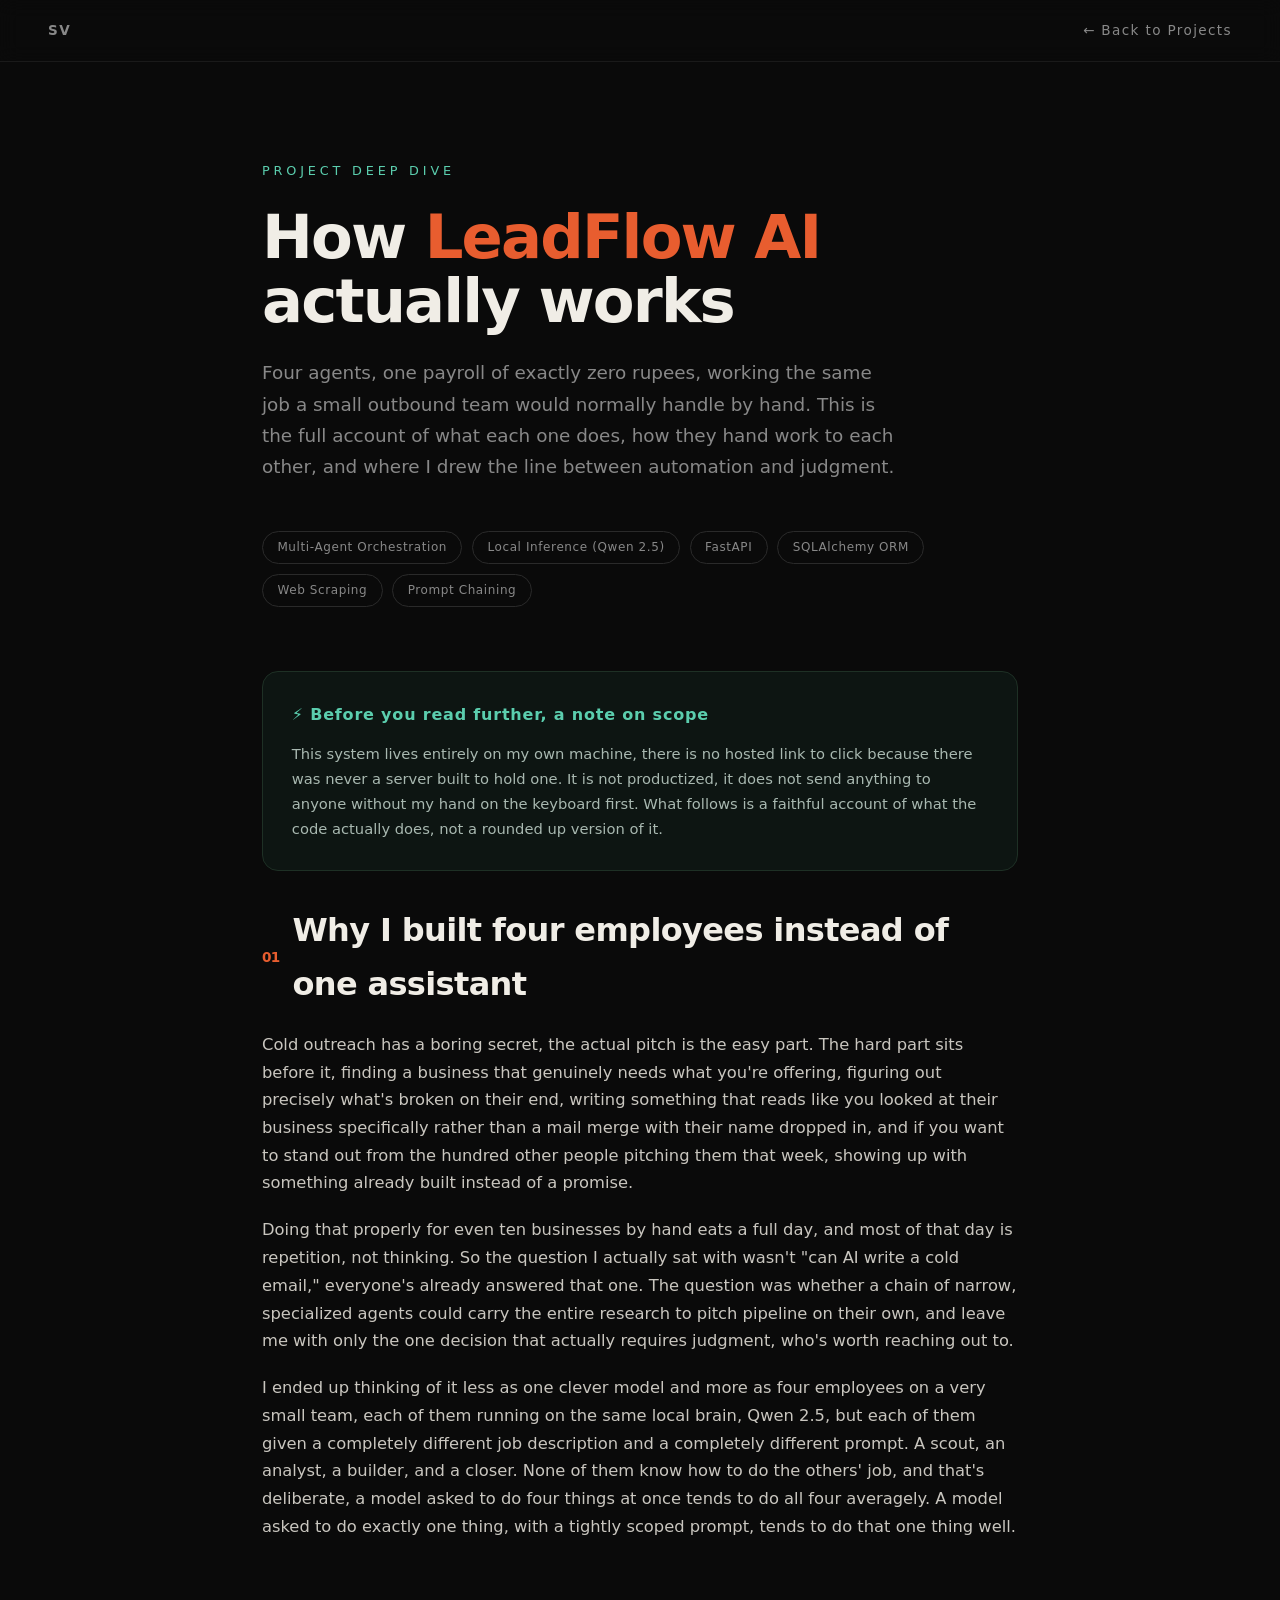
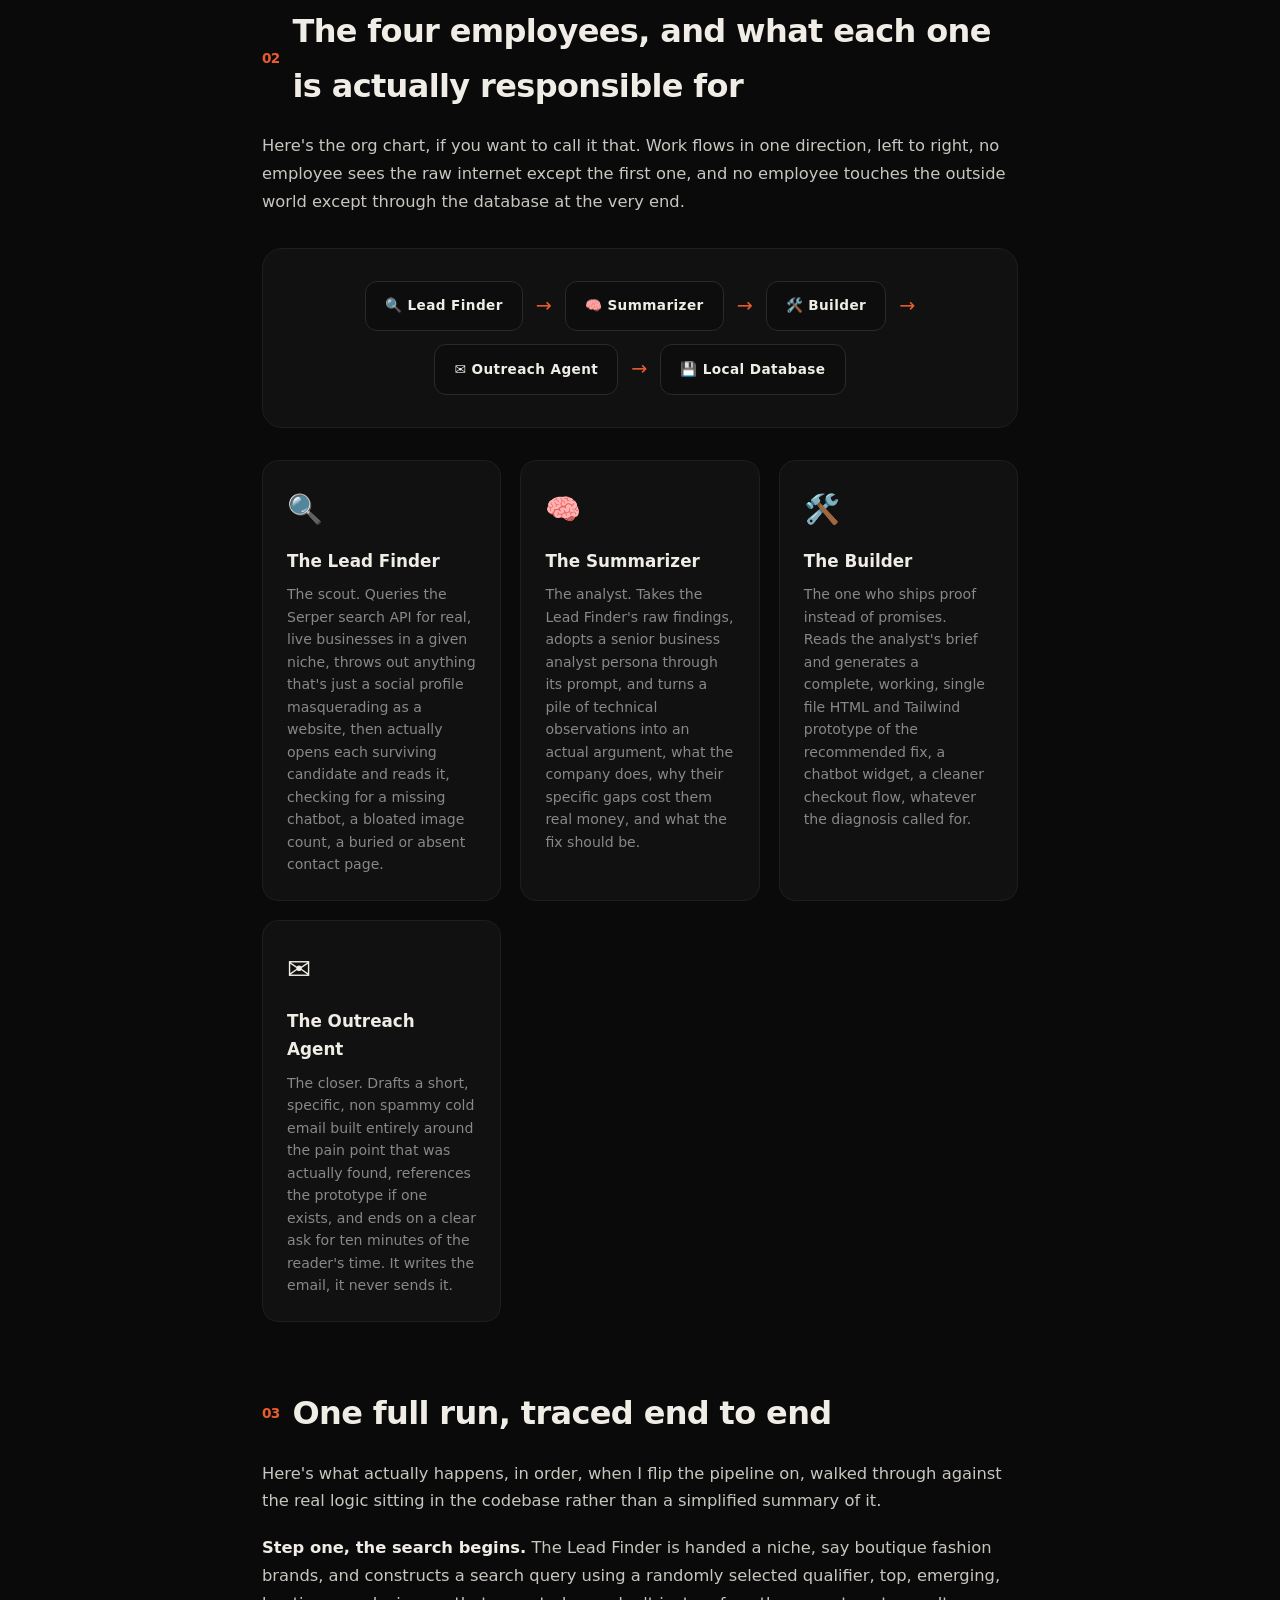
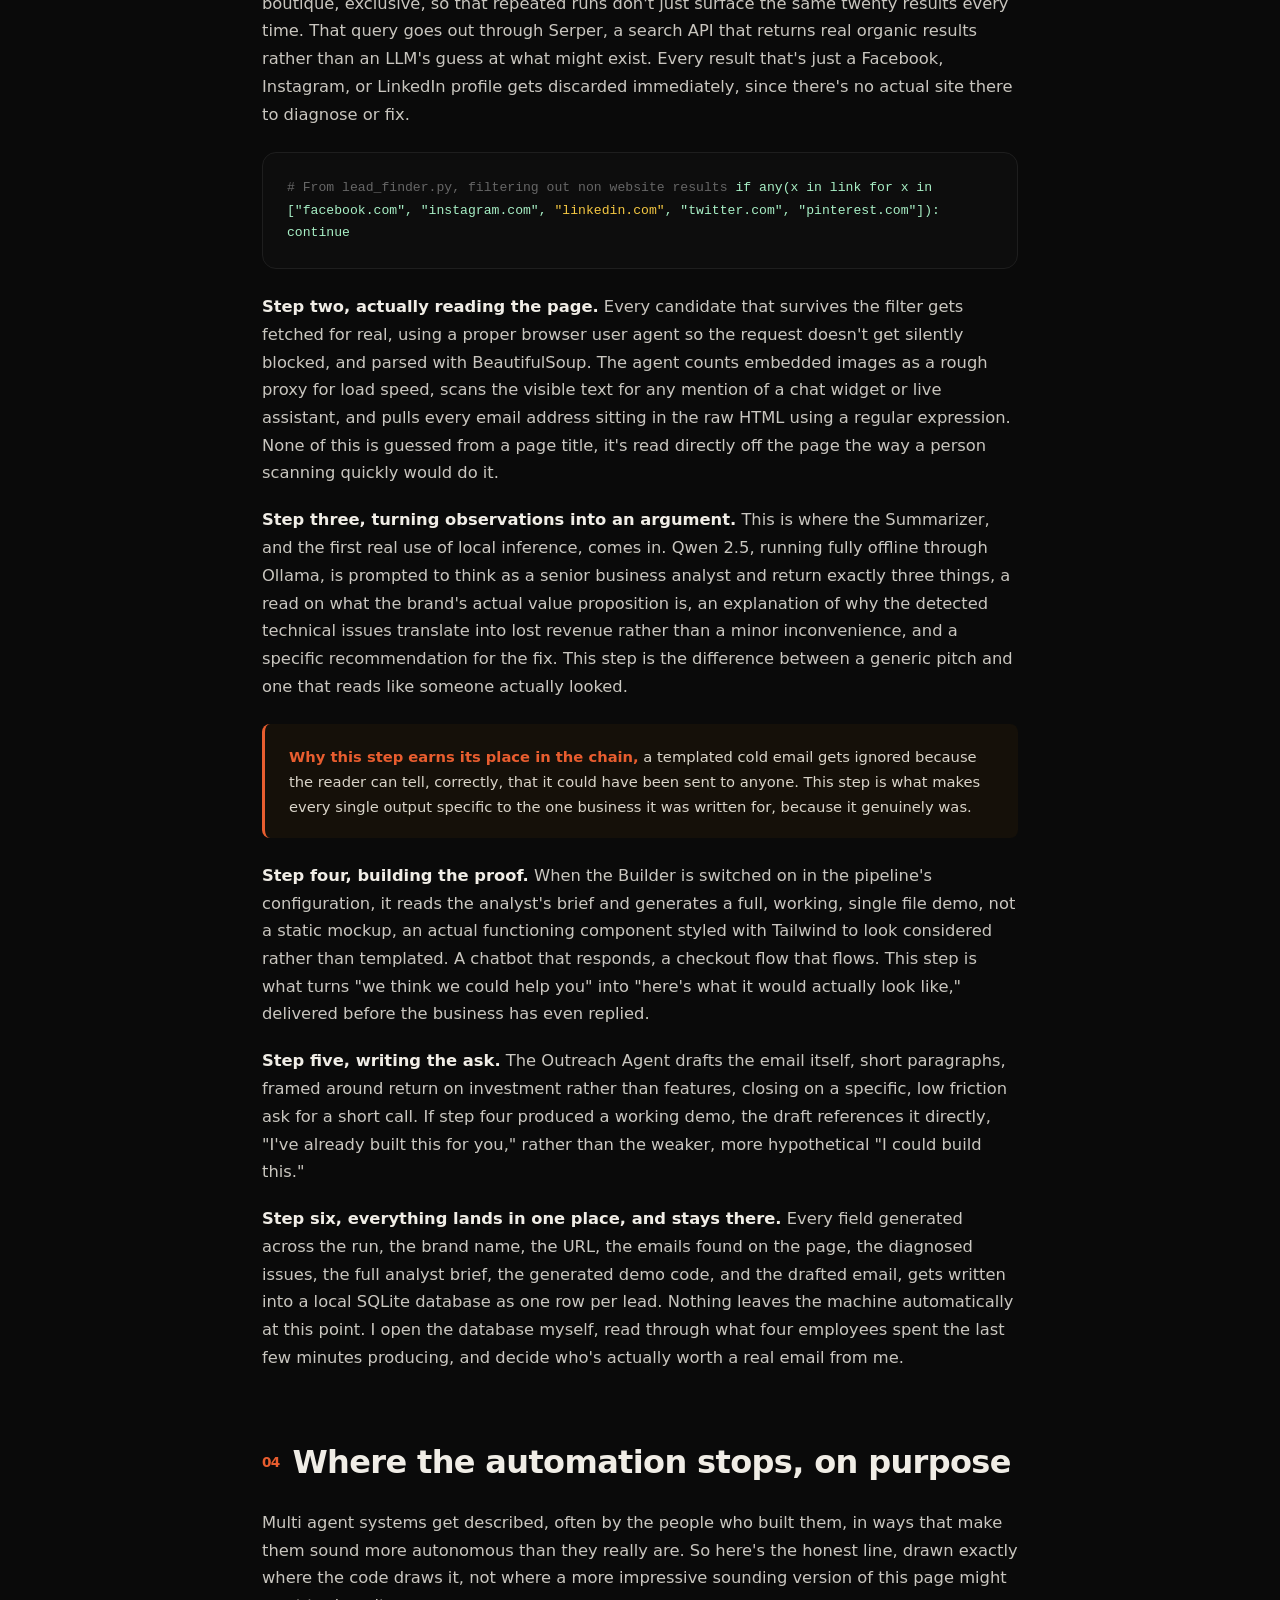
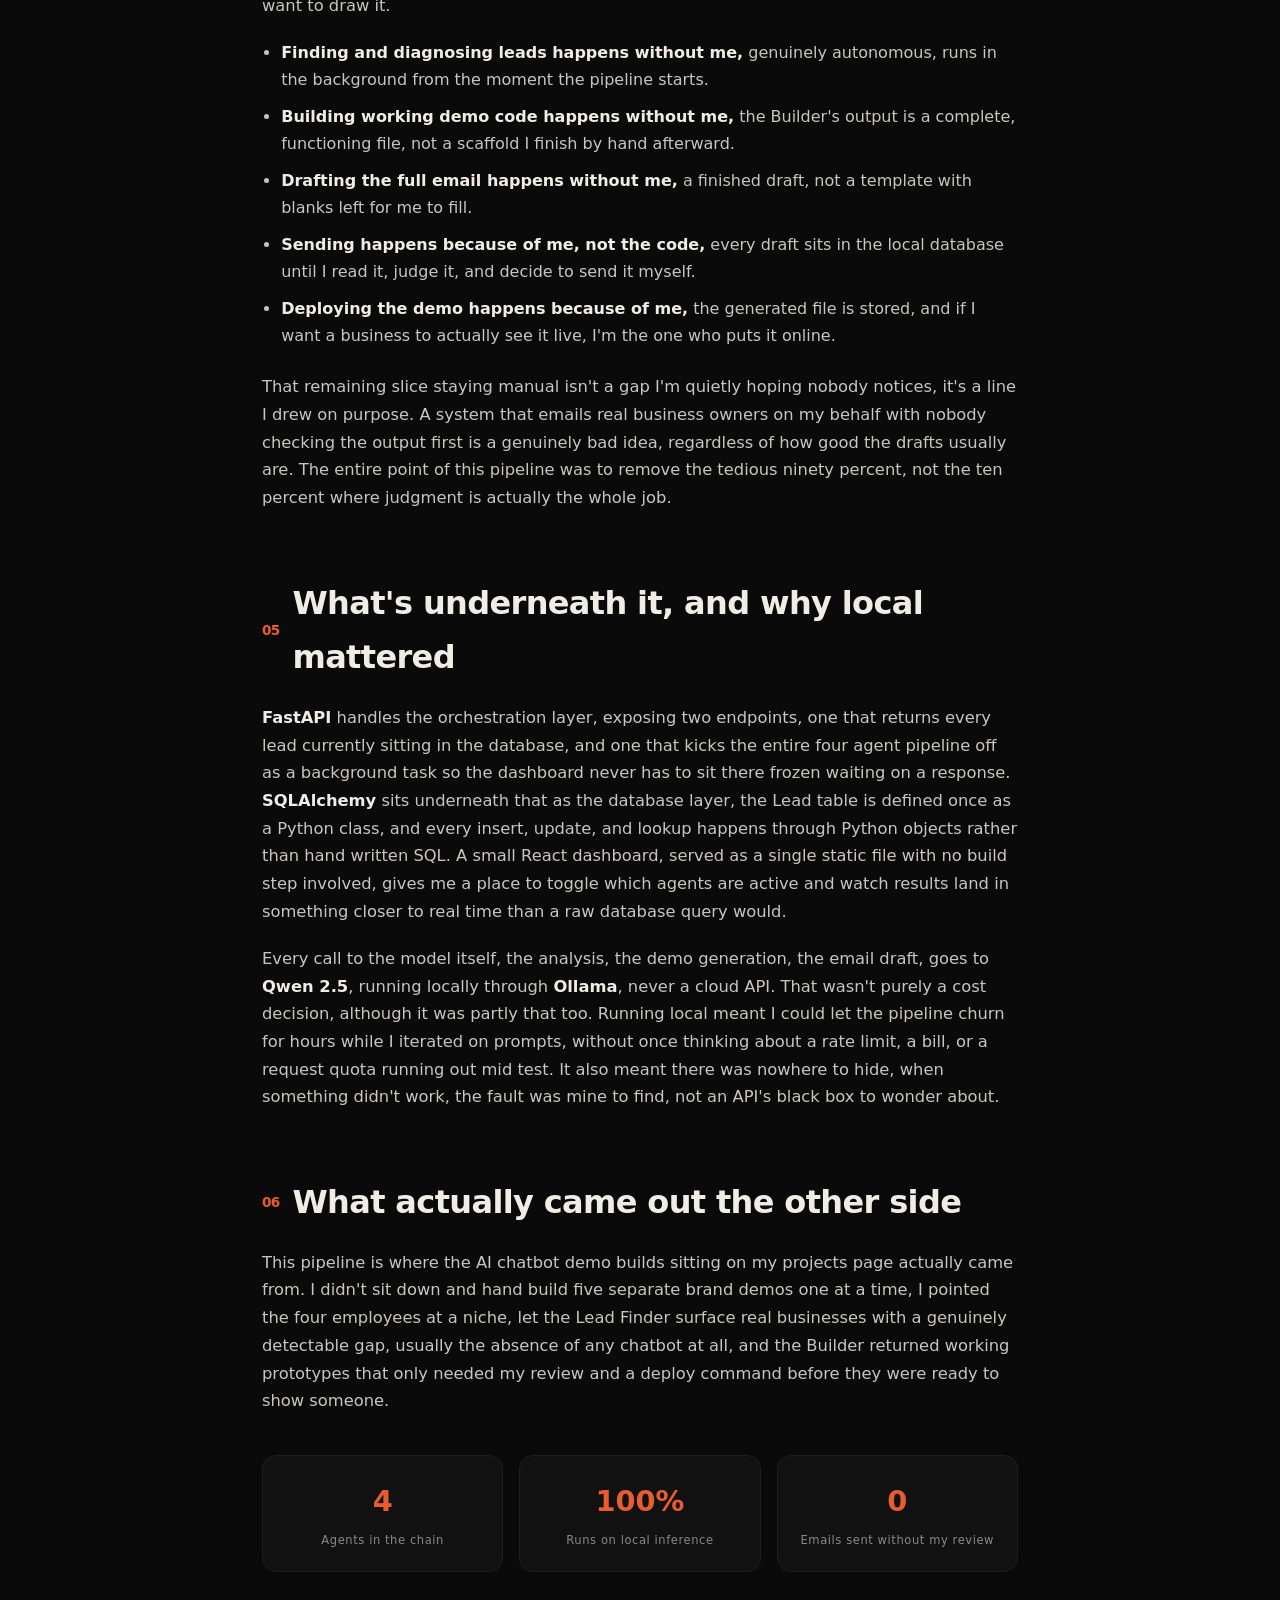
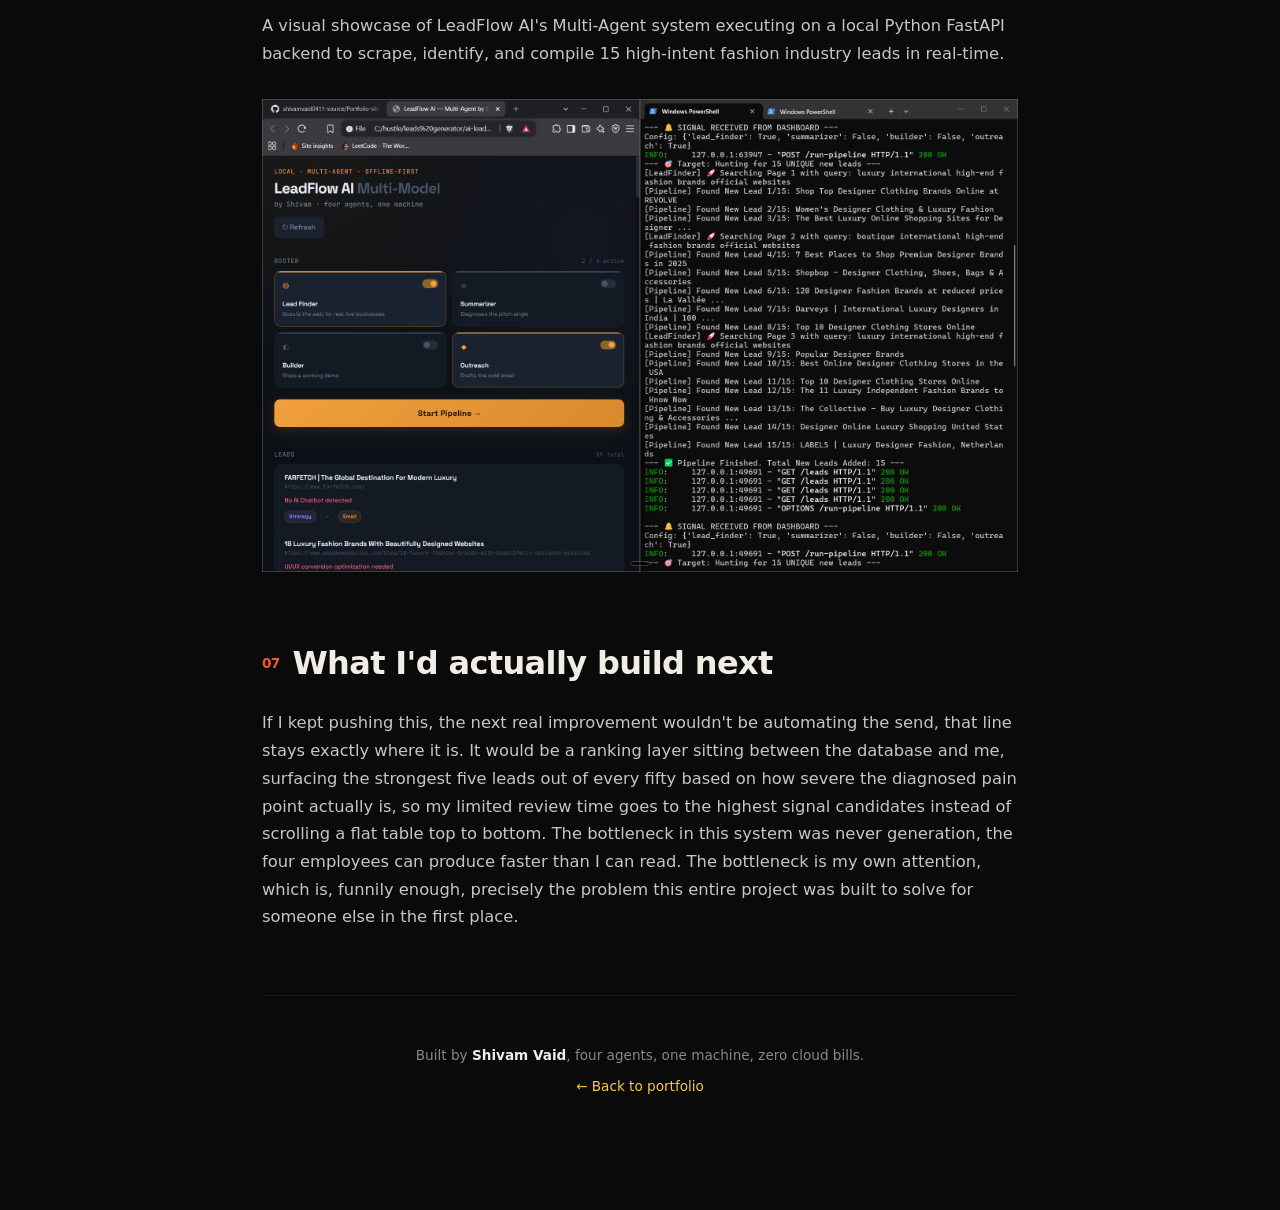
<file: leadflow/index.html>
<!DOCTYPE html>
<html lang="en">
<head>
<meta charset="UTF-8"/>
<meta name="viewport" content="width=device-width, initial-scale=1.0"/>
<title>LeadFlow AI — How It Works | Shivam Vaid</title>
<style>
  *{margin:0;padding:0;box-sizing:border-box;}
  :root{
    --bg:#0a0a0a;--fg:#f0ede6;--muted:#888;
    --c1:#e85d2f;--c2:#f5c842;--c3:#5bceae;--c4:#c084fc;--c5:#fb923c;
  }
  html{scroll-behavior:smooth;}
  body{background:var(--bg);color:var(--fg);font-family:'Segoe UI',system-ui,sans-serif;line-height:1.7;}

  .doc-nav{position:fixed;top:0;left:0;right:0;z-index:100;display:flex;justify-content:space-between;align-items:center;padding:1.2rem 3rem;background:rgba(10,10,10,.9);backdrop-filter:blur(10px);border-bottom:1px solid #1a1a1a;}
  .doc-nav a{color:var(--muted);text-decoration:none;font-size:.85rem;letter-spacing:.1em;transition:color .2s;}
  .doc-nav a:hover{color:var(--fg);}
  .doc-logo{font-size:1.1rem;font-weight:700;letter-spacing:.15em;color:var(--c2);text-decoration:none;}

  .doc-container{max-width:820px;margin:0 auto;padding:10rem 2rem 6rem;}

  .doc-eyebrow{font-size:.8rem;letter-spacing:.3em;color:var(--c3);margin-bottom:1.5rem;text-transform:uppercase;}
  .doc-title{font-size:clamp(2.2rem,6vw,3.8rem);font-weight:900;line-height:1.05;letter-spacing:-.03em;margin-bottom:1.5rem;}
  .doc-title span{color:var(--c1);}
  .doc-subtitle{font-size:1.15rem;color:var(--muted);margin-bottom:3rem;max-width:640px;}

  .doc-tags{display:flex;flex-wrap:wrap;gap:.6rem;margin-bottom:4rem;}
  .doc-tag{padding:.35rem .9rem;border:1px solid #2a2a2a;border-radius:99px;font-size:.75rem;letter-spacing:.05em;color:var(--muted);}

  .doc-section{margin-bottom:4rem;}
  .doc-section h2{font-size:clamp(1.5rem,3vw,2rem);font-weight:800;letter-spacing:-.02em;margin-bottom:1.2rem;display:flex;align-items:center;gap:.8rem;}
  .doc-num{font-size:.85rem;color:var(--c1);font-weight:700;}
  .doc-section p{color:#c9c6bf;font-size:1.02rem;margin-bottom:1.2rem;}
  .doc-section p strong{color:var(--fg);}
  .doc-section ul{margin:1rem 0 1.5rem 1.2rem;color:#c9c6bf;}
  .doc-section li{margin-bottom:.6rem;}
  .doc-section li strong{color:var(--fg);}

  .agent-grid{display:grid;grid-template-columns:repeat(auto-fit,minmax(220px,1fr));gap:1.2rem;margin:2rem 0;}
  .agent-card{background:#111;border:1px solid #1e1e1e;border-radius:16px;padding:1.5rem;transition:border-color .3s,transform .3s;}
  .agent-card:hover{border-color:var(--c4);transform:translateY(-4px);}
  .agent-icon{font-size:1.8rem;margin-bottom:.8rem;display:block;}
  .agent-name{font-size:1.05rem;font-weight:700;margin-bottom:.5rem;}
  .agent-desc{font-size:.88rem;color:var(--muted);line-height:1.6;}

  .flow-diagram{background:#111;border:1px solid #1e1e1e;border-radius:20px;padding:2rem;margin:2rem 0;display:flex;flex-wrap:wrap;align-items:center;gap:.8rem;justify-content:center;}
  .flow-step{background:#0d0d0d;border:1px solid #2a2a2a;border-radius:12px;padding:.8rem 1.2rem;font-size:.85rem;font-weight:700;letter-spacing:.03em;white-space:nowrap;}
  .flow-arrow{color:var(--c1);font-size:1.2rem;}

  .code-block{background:#0d0d0d;border:1px solid #1e1e1e;border-radius:14px;padding:1.5rem;margin:1.5rem 0;overflow-x:auto;font-family:'Consolas','Monaco',monospace;font-size:.82rem;color:#a8f0c6;line-height:1.7;}
  .code-block .comment{color:#666;}
  .code-block .string{color:var(--c2);}

  .callout{background:#151009;border-left:3px solid var(--c1);border-radius:8px;padding:1.2rem 1.5rem;margin:1.5rem 0;font-size:.92rem;color:#d9d4c9;}
  .callout strong{color:var(--c1);}

  .honesty-box{background:#0d1512;border:1px solid #1e3025;border-radius:16px;padding:1.8rem;margin:2rem 0;}
  .honesty-box h3{color:var(--c3);font-size:1rem;margin-bottom:.8rem;letter-spacing:.05em;}
  .honesty-box p{color:#a8b8b0;font-size:.92rem;margin-bottom:0;}

  /* Container block that holds the screenshot */
  .screenshot-placeholder {
  display: flex;
  justify-content: center;
  align-items: center;
  width: 100%;
  margin: 2rem auto;
  /* Remove 'overflow: hidden' if you want the image to physically spill outside the website's text column bounds */
  }

  /* Targeting the dashboard screenshot image specifically */
  .screenshot-placeholder img[alt="dashboard screenshot"] {
  display: block;
  height: auto;
  
  /* Force the image to be 150% wider than its text container */
  width: 150%; 
  max-width: 150%; 
  
  /* THE FIX: Pulls the image back to the exact horizontal center */
  margin-left: -25%; 
  margin-right: -25%;
  }

/* Mobile Responsive Adjustments (Keeps it clean on phones) */
  @media (max-width: 768px) {
  .screenshot-placeholder img[alt="dashboard screenshot"] {
    width: 100%; 
    max-width: 100%;
    margin-left: 0;
    margin-right: 0;
  }
  }

  .stat-strip{display:grid;grid-template-columns:repeat(auto-fit,minmax(140px,1fr));gap:1rem;margin:2.5rem 0;}
  .stat-box{background:#111;border:1px solid #1e1e1e;border-radius:14px;padding:1.3rem;text-align:center;}
  .stat-box .num{font-size:1.8rem;font-weight:900;color:var(--c1);}
  .stat-box .label{font-size:.72rem;color:var(--muted);letter-spacing:.05em;margin-top:.3rem;}

  .doc-footer{border-top:1px solid #1a1a1a;padding:3rem 0 1rem;margin-top:3rem;text-align:center;color:var(--muted);font-size:.85rem;}
  .doc-footer a{color:var(--c2);text-decoration:none;}

  @media (max-width:768px){
    .doc-nav{padding:1rem;}
    .doc-container{padding:7rem 1.25rem 4rem;}
    .flow-diagram{flex-direction:column;align-items:stretch;}
    .flow-arrow{transform:rotate(90deg);text-align:center;}
  }
</style>
</head>
<body>

<nav class="doc-nav">
  <a href="index.html" class="doc-logo">SV</a>
  <a href="index.html#projects">← Back to Projects</a>
</nav>

<div class="doc-container">

  <div class="doc-eyebrow">Project Deep Dive</div>
  <h1 class="doc-title">How <span>LeadFlow AI</span> actually works</h1>
  <p class="doc-subtitle">Four agents, one payroll of exactly zero rupees, working the same job a small outbound team would normally handle by hand. This is the full account of what each one does, how they hand work to each other, and where I drew the line between automation and judgment.</p>

  <div class="doc-tags">
    <span class="doc-tag">Multi-Agent Orchestration</span>
    <span class="doc-tag">Local Inference (Qwen 2.5)</span>
    <span class="doc-tag">FastAPI</span>
    <span class="doc-tag">SQLAlchemy ORM</span>
    <span class="doc-tag">Web Scraping</span>
    <span class="doc-tag">Prompt Chaining</span>
  </div>

  <div class="honesty-box">
    <h3>⚡ Before you read further, a note on scope</h3>
    <p>This system lives entirely on my own machine, there is no hosted link to click because there was never a server built to hold one. It is not productized, it does not send anything to anyone without my hand on the keyboard first. What follows is a faithful account of what the code actually does, not a rounded up version of it.</p>
  </div>

  <div class="doc-section">
    <h2><span class="doc-num">01</span> Why I built four employees instead of one assistant</h2>
    <p>Cold outreach has a boring secret, the actual pitch is the easy part. The hard part sits before it, finding a business that genuinely needs what you're offering, figuring out precisely what's broken on their end, writing something that reads like you looked at their business specifically rather than a mail merge with their name dropped in, and if you want to stand out from the hundred other people pitching them that week, showing up with something already built instead of a promise.</p>
    <p>Doing that properly for even ten businesses by hand eats a full day, and most of that day is repetition, not thinking. So the question I actually sat with wasn't "can AI write a cold email," everyone's already answered that one. The question was whether a chain of narrow, specialized agents could carry the entire research to pitch pipeline on their own, and leave me with only the one decision that actually requires judgment, who's worth reaching out to.</p>
    <p>I ended up thinking of it less as one clever model and more as four employees on a very small team, each of them running on the same local brain, Qwen 2.5, but each of them given a completely different job description and a completely different prompt. A scout, an analyst, a builder, and a closer. None of them know how to do the others' job, and that's deliberate, a model asked to do four things at once tends to do all four averagely. A model asked to do exactly one thing, with a tightly scoped prompt, tends to do that one thing well.</p>
  </div>

  <div class="doc-section">
    <h2><span class="doc-num">02</span> The four employees, and what each one is actually responsible for</h2>
    <p>Here's the org chart, if you want to call it that. Work flows in one direction, left to right, no employee sees the raw internet except the first one, and no employee touches the outside world except through the database at the very end.</p>

    <div class="flow-diagram">
      <div class="flow-step">🔍 Lead Finder</div>
      <span class="flow-arrow">→</span>
      <div class="flow-step">🧠 Summarizer</div>
      <span class="flow-arrow">→</span>
      <div class="flow-step">🛠️ Builder</div>
      <span class="flow-arrow">→</span>
      <div class="flow-step">✉️ Outreach Agent</div>
      <span class="flow-arrow">→</span>
      <div class="flow-step">💾 Local Database</div>
    </div>

    <div class="agent-grid">
      <div class="agent-card">
        <span class="agent-icon">🔍</span>
        <div class="agent-name">The Lead Finder</div>
        <div class="agent-desc">The scout. Queries the Serper search API for real, live businesses in a given niche, throws out anything that's just a social profile masquerading as a website, then actually opens each surviving candidate and reads it, checking for a missing chatbot, a bloated image count, a buried or absent contact page.</div>
      </div>
      <div class="agent-card">
        <span class="agent-icon">🧠</span>
        <div class="agent-name">The Summarizer</div>
        <div class="agent-desc">The analyst. Takes the Lead Finder's raw findings, adopts a senior business analyst persona through its prompt, and turns a pile of technical observations into an actual argument, what the company does, why their specific gaps cost them real money, and what the fix should be.</div>
      </div>
      <div class="agent-card">
        <span class="agent-icon">🛠️</span>
        <div class="agent-name">The Builder</div>
        <div class="agent-desc">The one who ships proof instead of promises. Reads the analyst's brief and generates a complete, working, single file HTML and Tailwind prototype of the recommended fix, a chatbot widget, a cleaner checkout flow, whatever the diagnosis called for.</div>
      </div>
      <div class="agent-card">
        <span class="agent-icon">✉️</span>
        <div class="agent-name">The Outreach Agent</div>
        <div class="agent-desc">The closer. Drafts a short, specific, non spammy cold email built entirely around the pain point that was actually found, references the prototype if one exists, and ends on a clear ask for ten minutes of the reader's time. It writes the email, it never sends it.</div>
      </div>
    </div>
  </div>

  <div class="doc-section">
    <h2><span class="doc-num">03</span> One full run, traced end to end</h2>
    <p>Here's what actually happens, in order, when I flip the pipeline on, walked through against the real logic sitting in the codebase rather than a simplified summary of it.</p>

    <p><strong>Step one, the search begins.</strong> The Lead Finder is handed a niche, say boutique fashion brands, and constructs a search query using a randomly selected qualifier, top, emerging, boutique, exclusive, so that repeated runs don't just surface the same twenty results every time. That query goes out through Serper, a search API that returns real organic results rather than an LLM's guess at what might exist. Every result that's just a Facebook, Instagram, or LinkedIn profile gets discarded immediately, since there's no actual site there to diagnose or fix.</p>

    <div class="code-block">
<span class="comment"># From lead_finder.py, filtering out non website results</span>
if any(x in link for x in ["facebook.com", "instagram.com", <span class="string">"linkedin.com"</span>, "twitter.com", "pinterest.com"]):
    continue
    </div>

    <p><strong>Step two, actually reading the page.</strong> Every candidate that survives the filter gets fetched for real, using a proper browser user agent so the request doesn't get silently blocked, and parsed with BeautifulSoup. The agent counts embedded images as a rough proxy for load speed, scans the visible text for any mention of a chat widget or live assistant, and pulls every email address sitting in the raw HTML using a regular expression. None of this is guessed from a page title, it's read directly off the page the way a person scanning quickly would do it.</p>

    <p><strong>Step three, turning observations into an argument.</strong> This is where the Summarizer, and the first real use of local inference, comes in. Qwen 2.5, running fully offline through Ollama, is prompted to think as a senior business analyst and return exactly three things, a read on what the brand's actual value proposition is, an explanation of why the detected technical issues translate into lost revenue rather than a minor inconvenience, and a specific recommendation for the fix. This step is the difference between a generic pitch and one that reads like someone actually looked.</p>

    <div class="callout">
      <strong>Why this step earns its place in the chain,</strong> a templated cold email gets ignored because the reader can tell, correctly, that it could have been sent to anyone. This step is what makes every single output specific to the one business it was written for, because it genuinely was.
    </div>

    <p><strong>Step four, building the proof.</strong> When the Builder is switched on in the pipeline's configuration, it reads the analyst's brief and generates a full, working, single file demo, not a static mockup, an actual functioning component styled with Tailwind to look considered rather than templated. A chatbot that responds, a checkout flow that flows. This step is what turns "we think we could help you" into "here's what it would actually look like," delivered before the business has even replied.</p>

    <p><strong>Step five, writing the ask.</strong> The Outreach Agent drafts the email itself, short paragraphs, framed around return on investment rather than features, closing on a specific, low friction ask for a short call. If step four produced a working demo, the draft references it directly, "I've already built this for you," rather than the weaker, more hypothetical "I could build this."</p>

    <p><strong>Step six, everything lands in one place, and stays there.</strong> Every field generated across the run, the brand name, the URL, the emails found on the page, the diagnosed issues, the full analyst brief, the generated demo code, and the drafted email, gets written into a local SQLite database as one row per lead. Nothing leaves the machine automatically at this point. I open the database myself, read through what four employees spent the last few minutes producing, and decide who's actually worth a real email from me.</p>
  </div>

  <div class="doc-section">
    <h2><span class="doc-num">04</span> Where the automation stops, on purpose</h2>
    <p>Multi agent systems get described, often by the people who built them, in ways that make them sound more autonomous than they really are. So here's the honest line, drawn exactly where the code draws it, not where a more impressive sounding version of this page might want to draw it.</p>
    <ul>
      <li><strong>Finding and diagnosing leads happens without me,</strong> genuinely autonomous, runs in the background from the moment the pipeline starts.</li>
      <li><strong>Building working demo code happens without me,</strong> the Builder's output is a complete, functioning file, not a scaffold I finish by hand afterward.</li>
      <li><strong>Drafting the full email happens without me,</strong> a finished draft, not a template with blanks left for me to fill.</li>
      <li><strong>Sending happens because of me, not the code,</strong> every draft sits in the local database until I read it, judge it, and decide to send it myself.</li>
      <li><strong>Deploying the demo happens because of me,</strong> the generated file is stored, and if I want a business to actually see it live, I'm the one who puts it online.</li>
    </ul>
    <p>That remaining slice staying manual isn't a gap I'm quietly hoping nobody notices, it's a line I drew on purpose. A system that emails real business owners on my behalf with nobody checking the output first is a genuinely bad idea, regardless of how good the drafts usually are. The entire point of this pipeline was to remove the tedious ninety percent, not the ten percent where judgment is actually the whole job.</p>
  </div>

  <div class="doc-section">
    <h2><span class="doc-num">05</span> What's underneath it, and why local mattered</h2>
    <p><strong>FastAPI</strong> handles the orchestration layer, exposing two endpoints, one that returns every lead currently sitting in the database, and one that kicks the entire four agent pipeline off as a background task so the dashboard never has to sit there frozen waiting on a response. <strong>SQLAlchemy</strong> sits underneath that as the database layer, the Lead table is defined once as a Python class, and every insert, update, and lookup happens through Python objects rather than hand written SQL. A small React dashboard, served as a single static file with no build step involved, gives me a place to toggle which agents are active and watch results land in something closer to real time than a raw database query would.</p>
    <p>Every call to the model itself, the analysis, the demo generation, the email draft, goes to <strong>Qwen 2.5</strong>, running locally through <strong>Ollama</strong>, never a cloud API. That wasn't purely a cost decision, although it was partly that too. Running local meant I could let the pipeline churn for hours while I iterated on prompts, without once thinking about a rate limit, a bill, or a request quota running out mid test. It also meant there was nowhere to hide, when something didn't work, the fault was mine to find, not an API's black box to wonder about.</p>
  </div>

  <div class="doc-section">
    <h2><span class="doc-num">06</span> What actually came out the other side</h2>
    <p>This pipeline is where the AI chatbot demo builds sitting on my projects page actually came from. I didn't sit down and hand build five separate brand demos one at a time, I pointed the four employees at a niche, let the Lead Finder surface real businesses with a genuinely detectable gap, usually the absence of any chatbot at all, and the Builder returned working prototypes that only needed my review and a deploy command before they were ready to show someone.</p>

    <div class="stat-strip">
      <div class="stat-box">
        <div class="num">4</div>
        <div class="label">Agents in the chain</div>
      </div>
      <div class="stat-box">
        <div class="num">100%</div>
        <div class="label">Runs on local inference</div>
      </div>
      <div class="stat-box">
        <div class="num">0</div>
        <div class="label">Emails sent without my review</div>
      </div>
    </div>
      <p>A visual showcase of LeadFlow AI's Multi-Agent system executing on a local Python FastAPI backend to scrape, identify, and compile 15 high-intent fashion industry leads in real-time.<p>        

    <img class="screenshot-placeholder" src="/leadflow/s.png" alt="Dashboard screenshot">
    </img>
  </div>

  <div class="doc-section">
    <h2><span class="doc-num">07</span> What I'd actually build next</h2>
    <p>If I kept pushing this, the next real improvement wouldn't be automating the send, that line stays exactly where it is. It would be a ranking layer sitting between the database and me, surfacing the strongest five leads out of every fifty based on how severe the diagnosed pain point actually is, so my limited review time goes to the highest signal candidates instead of scrolling a flat table top to bottom. The bottleneck in this system was never generation, the four employees can produce faster than I can read. The bottleneck is my own attention, which is, funnily enough, precisely the problem this entire project was built to solve for someone else in the first place.</p>
  </div>

  <div class="doc-footer">
    <p>Built by <strong style="color:var(--fg);">Shivam Vaid</strong>, four agents, one machine, zero cloud bills.</p>
    <p style="margin-top:.5rem;"><a href="https://shivamvaid.com">← Back to portfolio</a></p>
  </div>

</div>

</body>
</html>
</file>
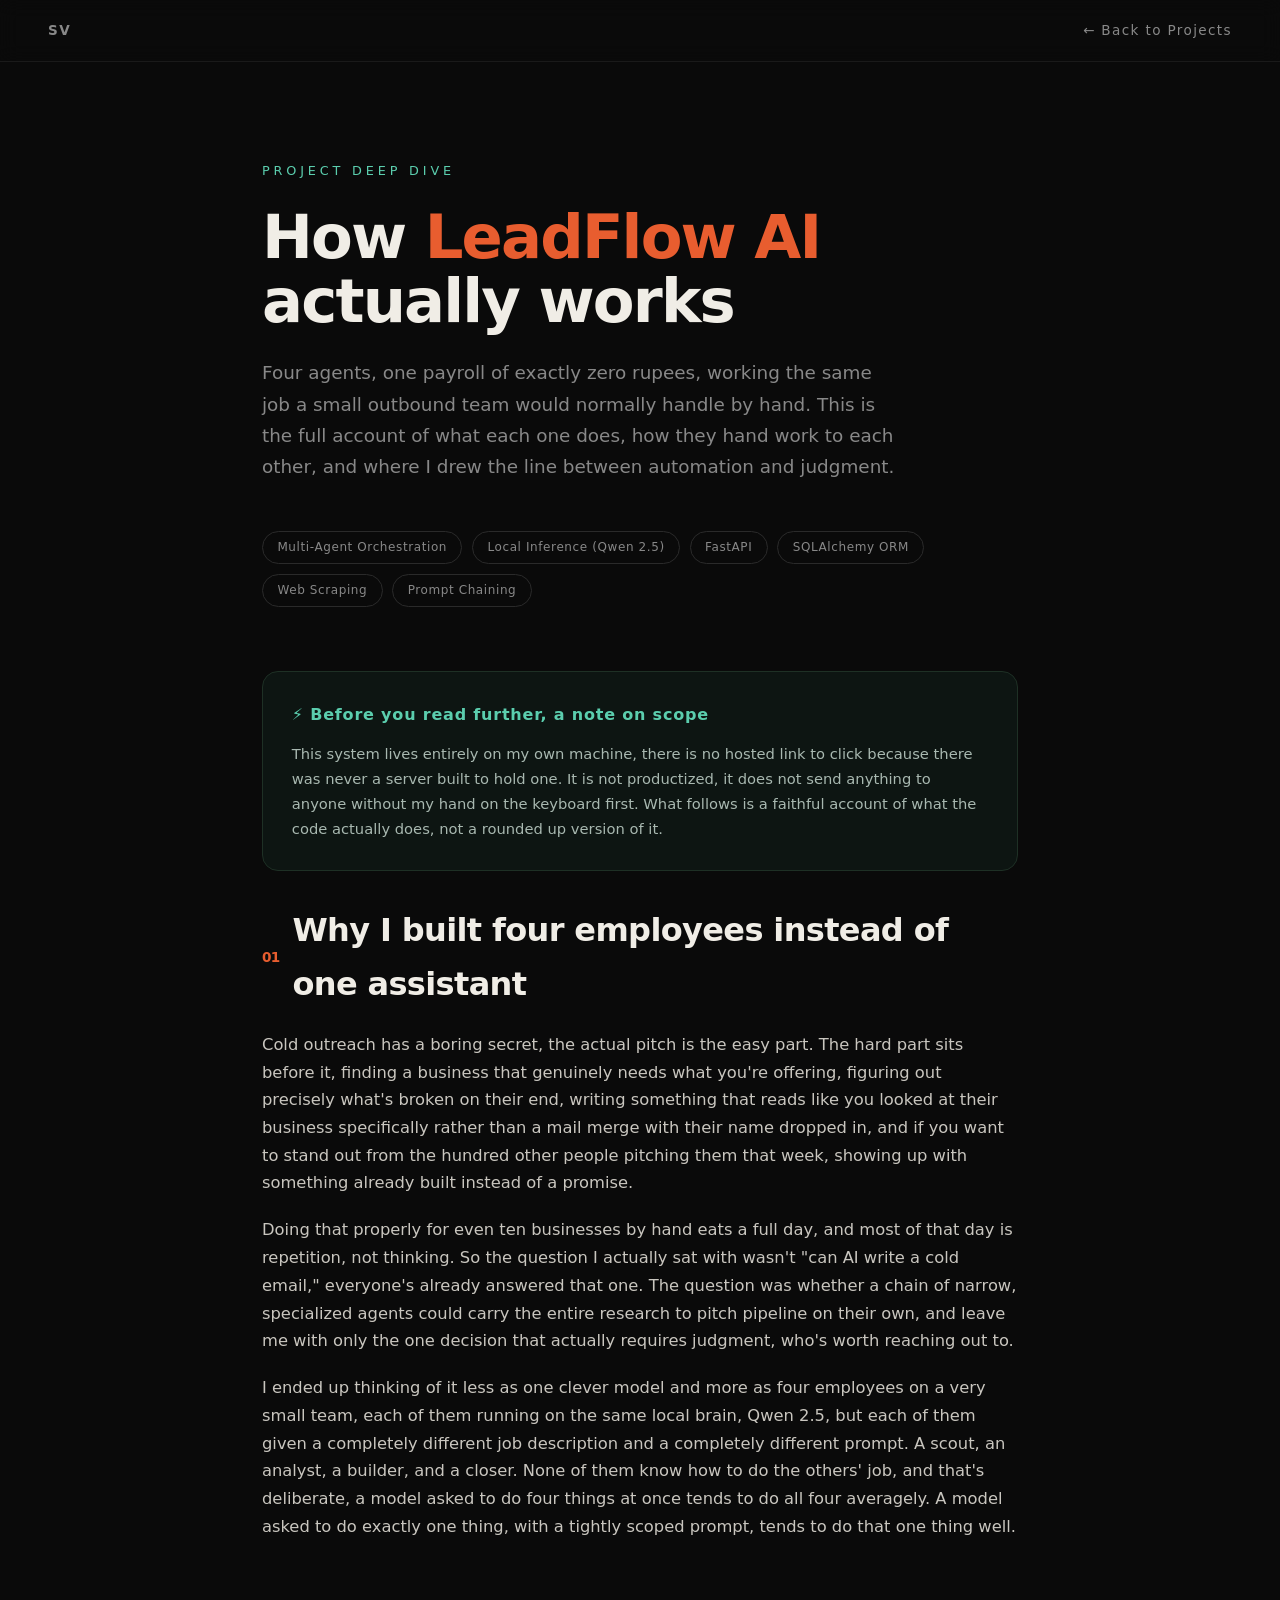
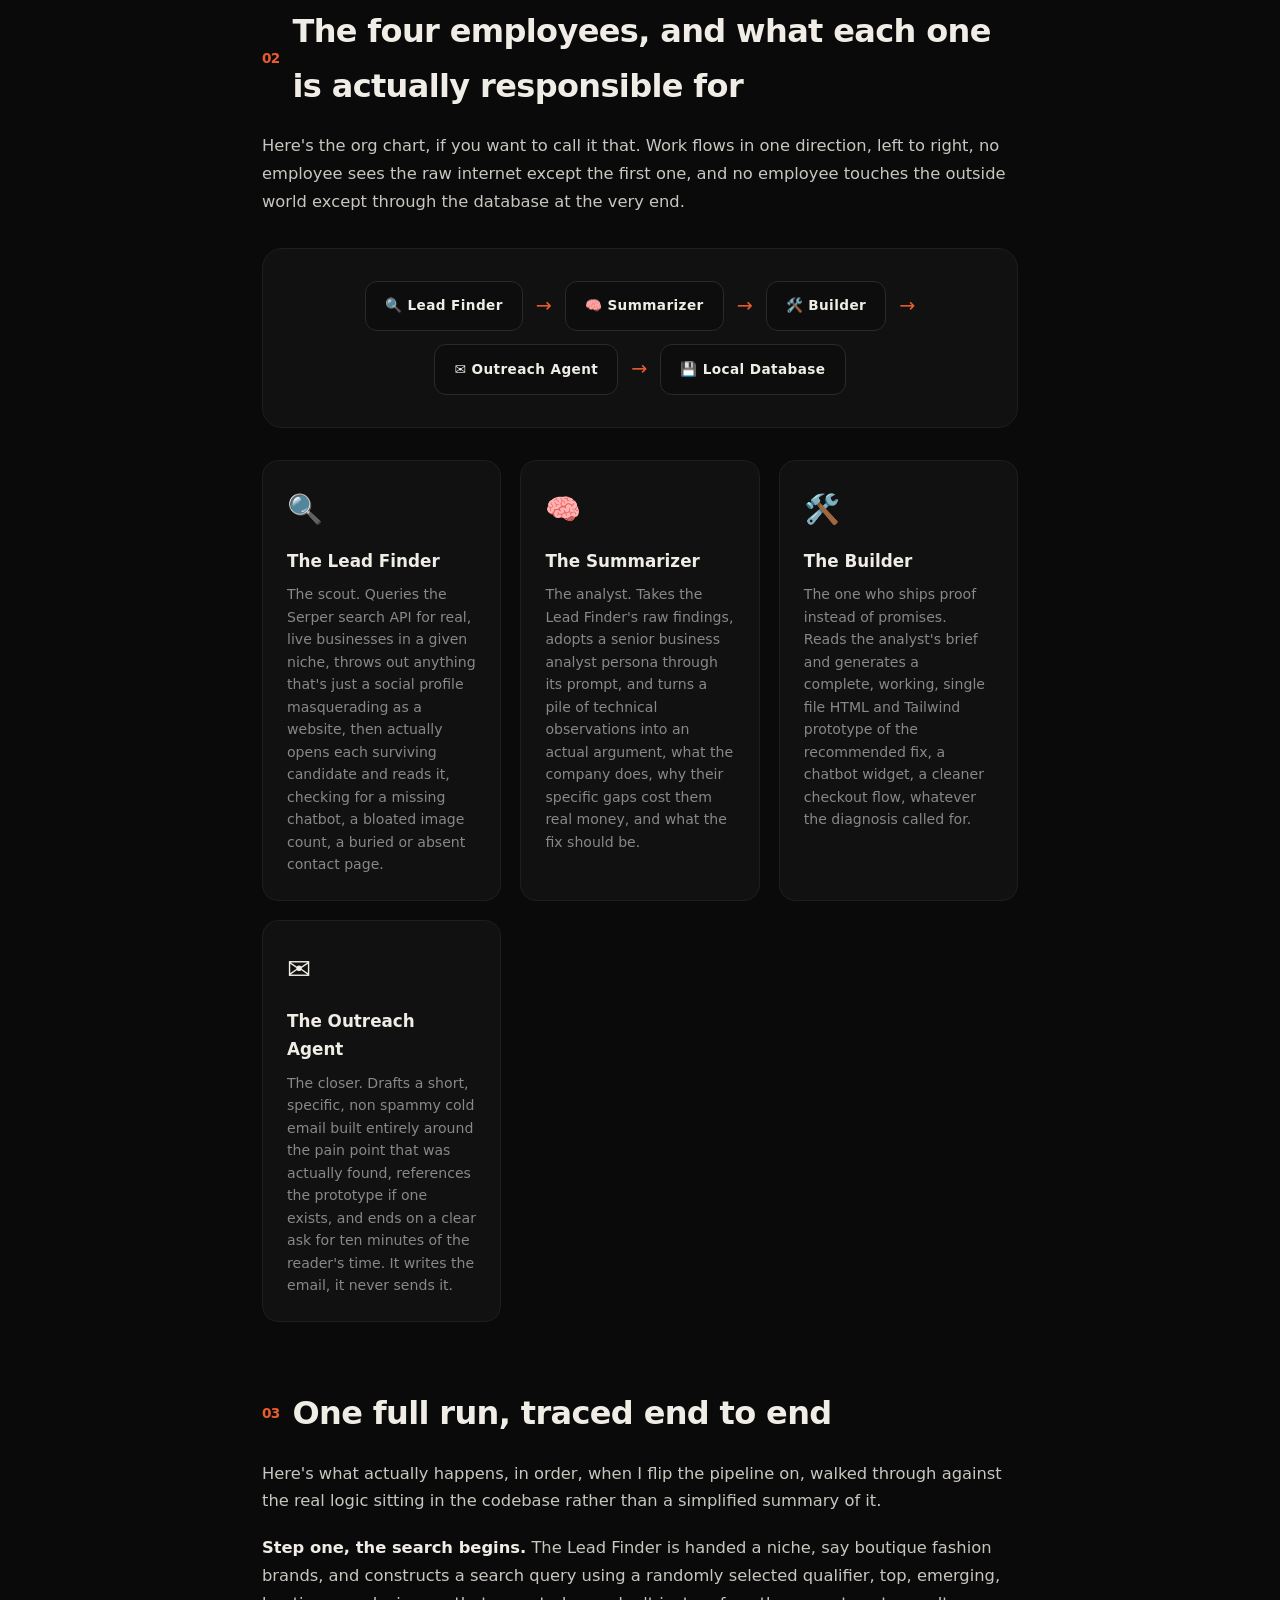
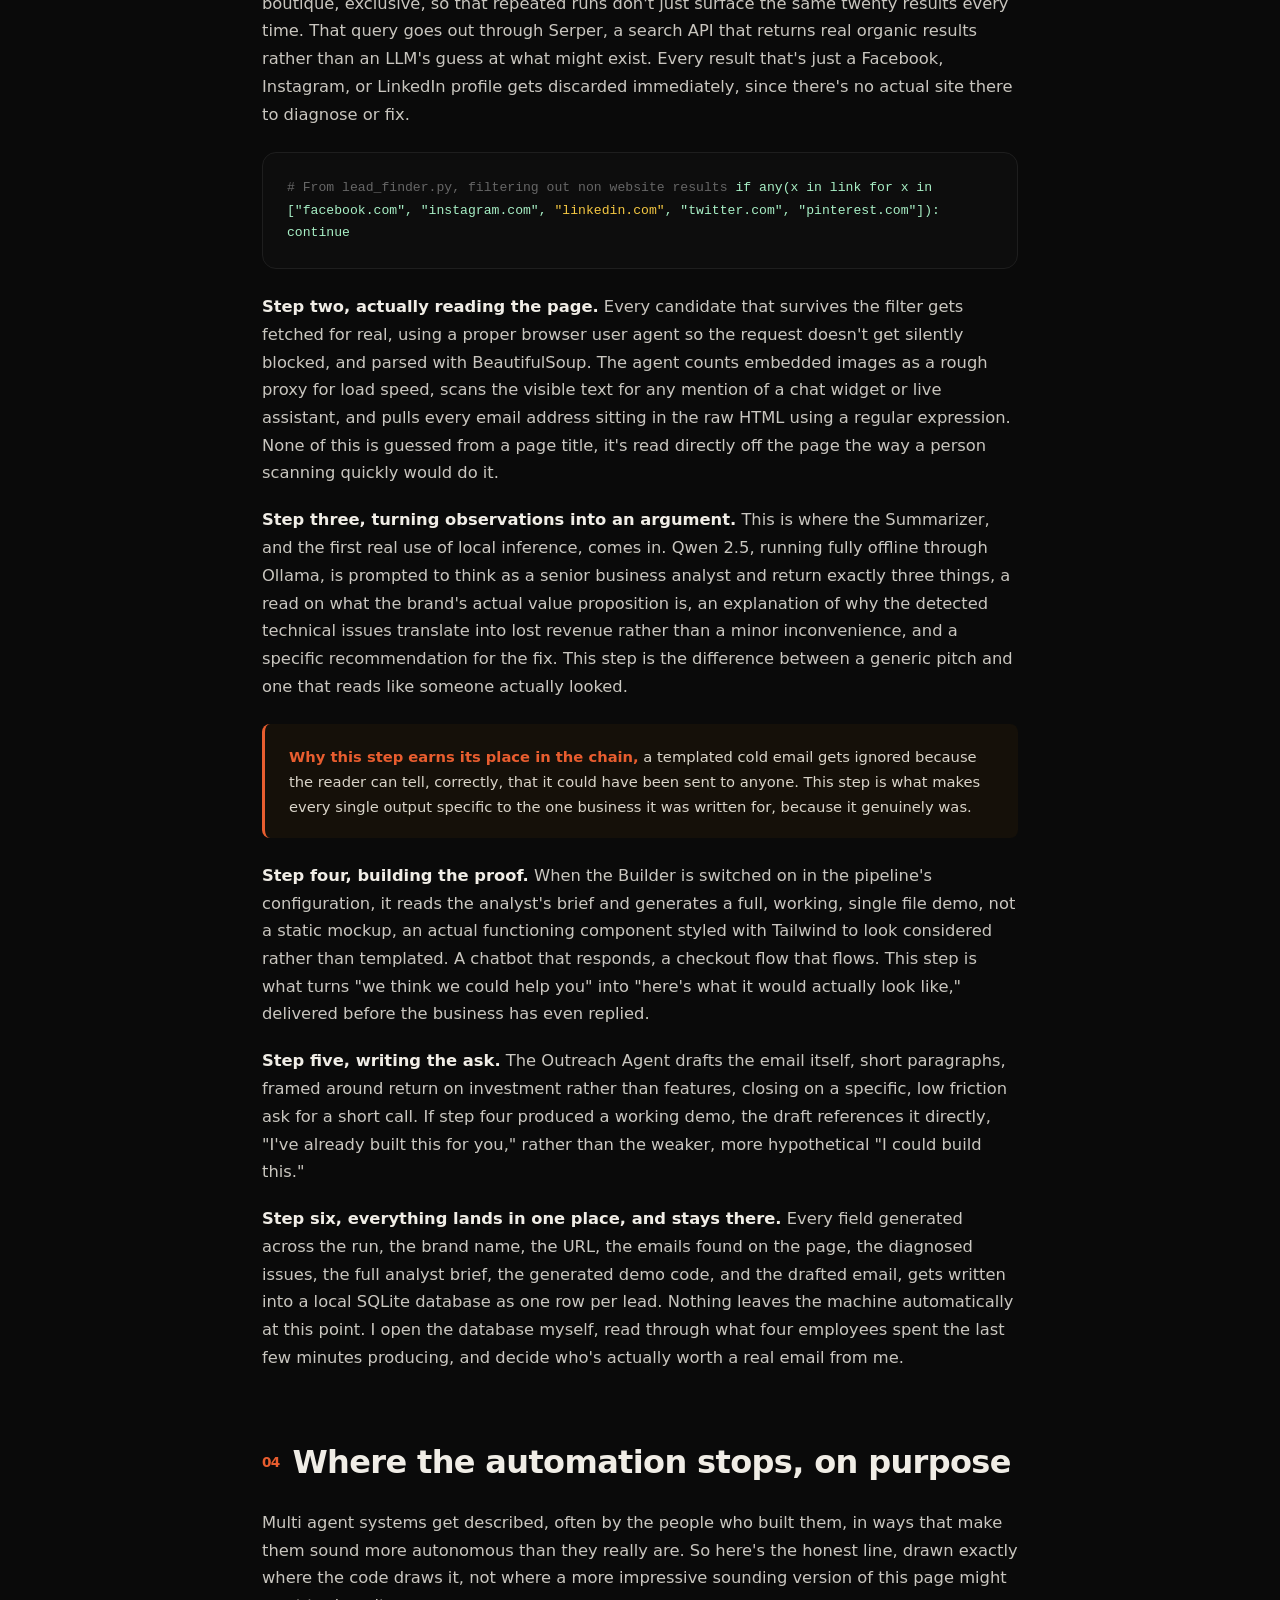
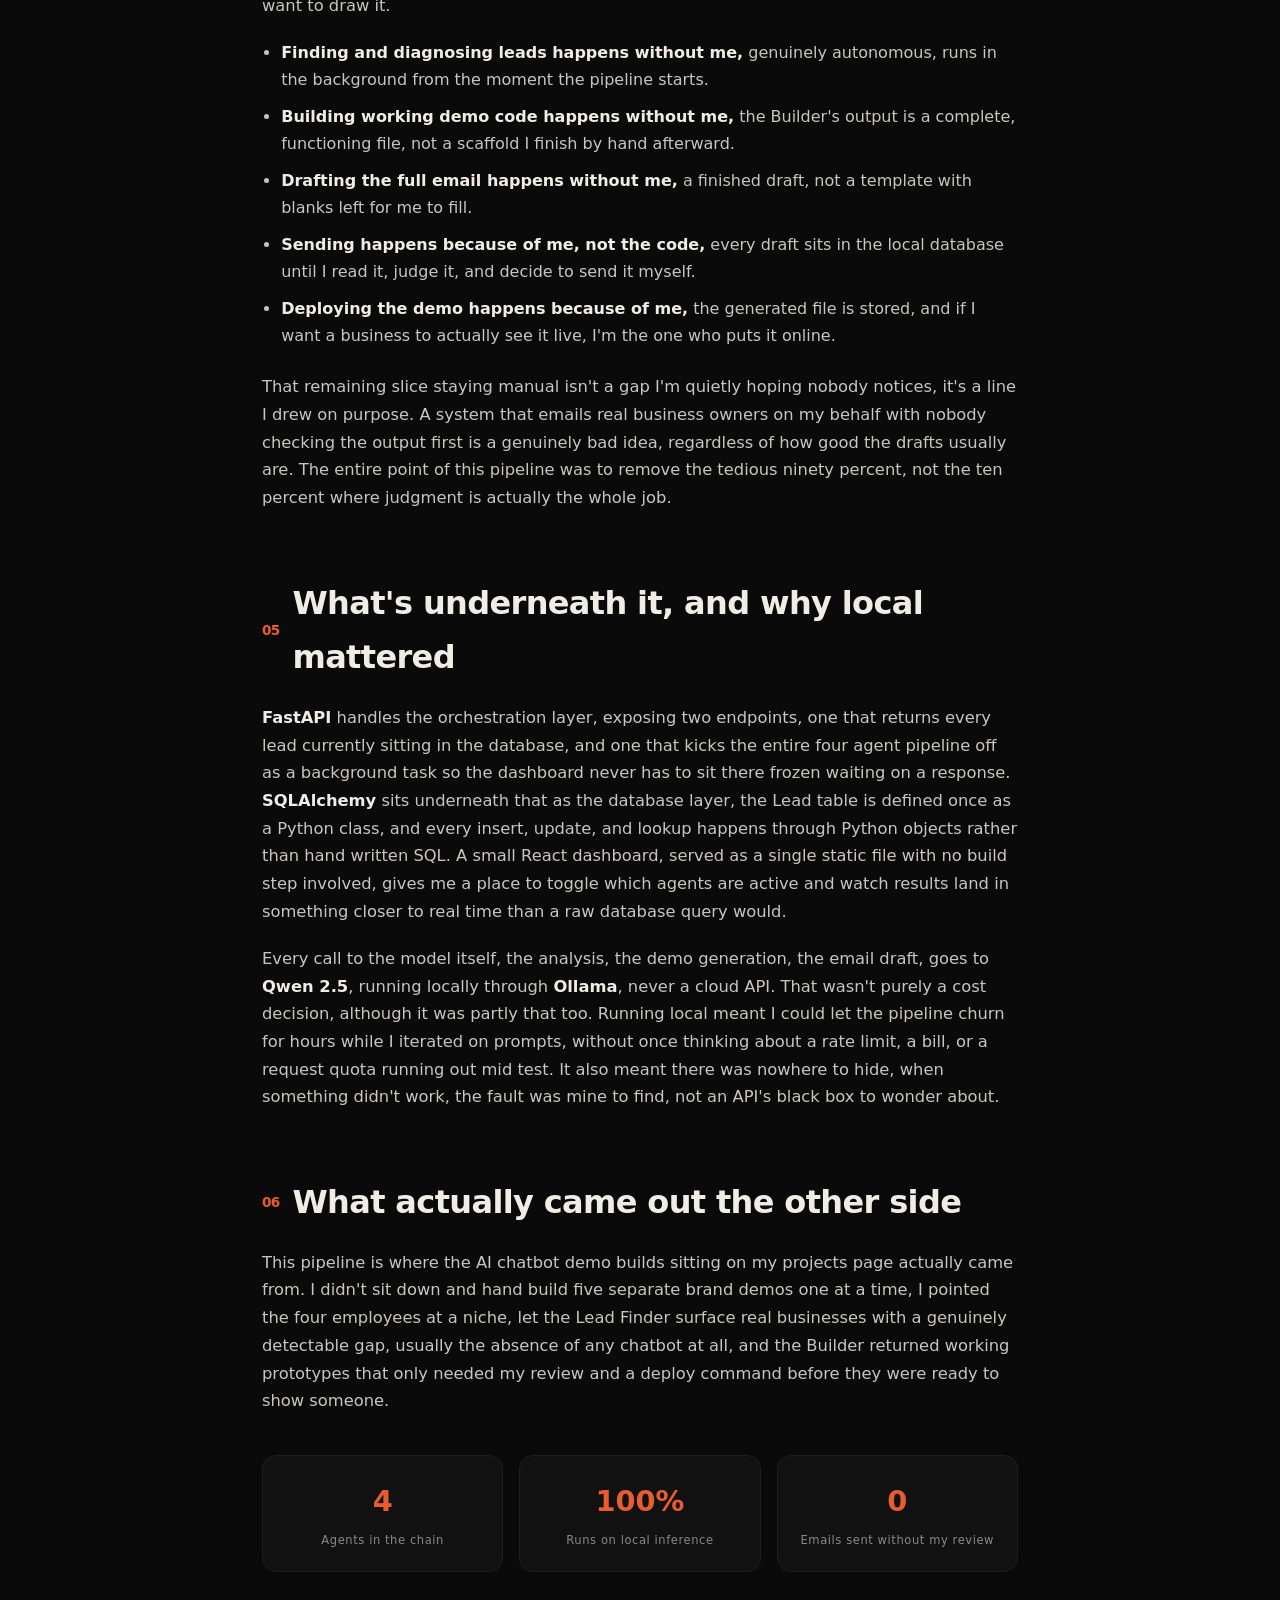
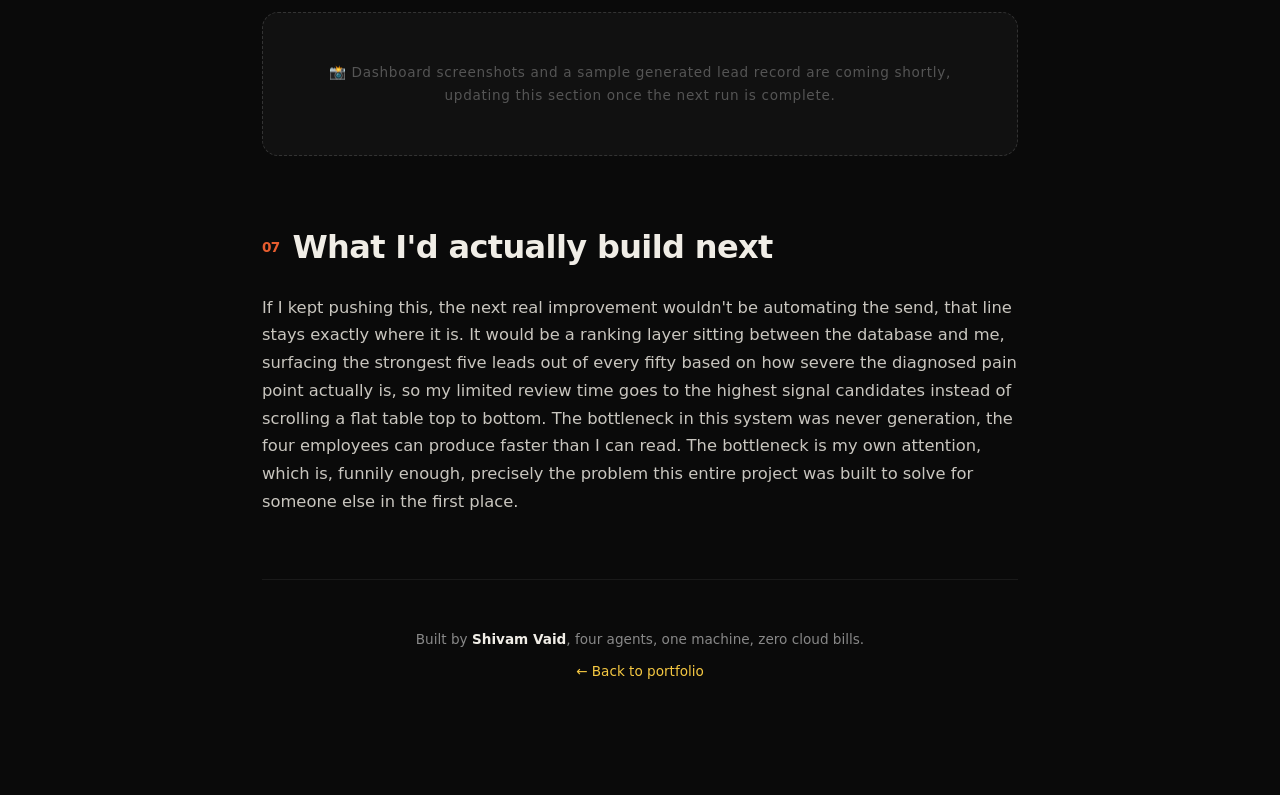
<file: leadflow.html>
<!DOCTYPE html>
<html lang="en">
<head>
<meta charset="UTF-8"/>
<meta name="viewport" content="width=device-width, initial-scale=1.0"/>
<title>LeadFlow AI — How It Works | Shivam Vaid</title>
<style>
  *{margin:0;padding:0;box-sizing:border-box;}
  :root{
    --bg:#0a0a0a;--fg:#f0ede6;--muted:#888;
    --c1:#e85d2f;--c2:#f5c842;--c3:#5bceae;--c4:#c084fc;--c5:#fb923c;
  }
  html{scroll-behavior:smooth;}
  body{background:var(--bg);color:var(--fg);font-family:'Segoe UI',system-ui,sans-serif;line-height:1.7;}

  .doc-nav{position:fixed;top:0;left:0;right:0;z-index:100;display:flex;justify-content:space-between;align-items:center;padding:1.2rem 3rem;background:rgba(10,10,10,.9);backdrop-filter:blur(10px);border-bottom:1px solid #1a1a1a;}
  .doc-nav a{color:var(--muted);text-decoration:none;font-size:.85rem;letter-spacing:.1em;transition:color .2s;}
  .doc-nav a:hover{color:var(--fg);}
  .doc-logo{font-size:1.1rem;font-weight:700;letter-spacing:.15em;color:var(--c2);text-decoration:none;}

  .doc-container{max-width:820px;margin:0 auto;padding:10rem 2rem 6rem;}

  .doc-eyebrow{font-size:.8rem;letter-spacing:.3em;color:var(--c3);margin-bottom:1.5rem;text-transform:uppercase;}
  .doc-title{font-size:clamp(2.2rem,6vw,3.8rem);font-weight:900;line-height:1.05;letter-spacing:-.03em;margin-bottom:1.5rem;}
  .doc-title span{color:var(--c1);}
  .doc-subtitle{font-size:1.15rem;color:var(--muted);margin-bottom:3rem;max-width:640px;}

  .doc-tags{display:flex;flex-wrap:wrap;gap:.6rem;margin-bottom:4rem;}
  .doc-tag{padding:.35rem .9rem;border:1px solid #2a2a2a;border-radius:99px;font-size:.75rem;letter-spacing:.05em;color:var(--muted);}

  .doc-section{margin-bottom:4rem;}
  .doc-section h2{font-size:clamp(1.5rem,3vw,2rem);font-weight:800;letter-spacing:-.02em;margin-bottom:1.2rem;display:flex;align-items:center;gap:.8rem;}
  .doc-num{font-size:.85rem;color:var(--c1);font-weight:700;}
  .doc-section p{color:#c9c6bf;font-size:1.02rem;margin-bottom:1.2rem;}
  .doc-section p strong{color:var(--fg);}
  .doc-section ul{margin:1rem 0 1.5rem 1.2rem;color:#c9c6bf;}
  .doc-section li{margin-bottom:.6rem;}
  .doc-section li strong{color:var(--fg);}

  .agent-grid{display:grid;grid-template-columns:repeat(auto-fit,minmax(220px,1fr));gap:1.2rem;margin:2rem 0;}
  .agent-card{background:#111;border:1px solid #1e1e1e;border-radius:16px;padding:1.5rem;transition:border-color .3s,transform .3s;}
  .agent-card:hover{border-color:var(--c4);transform:translateY(-4px);}
  .agent-icon{font-size:1.8rem;margin-bottom:.8rem;display:block;}
  .agent-name{font-size:1.05rem;font-weight:700;margin-bottom:.5rem;}
  .agent-desc{font-size:.88rem;color:var(--muted);line-height:1.6;}

  .flow-diagram{background:#111;border:1px solid #1e1e1e;border-radius:20px;padding:2rem;margin:2rem 0;display:flex;flex-wrap:wrap;align-items:center;gap:.8rem;justify-content:center;}
  .flow-step{background:#0d0d0d;border:1px solid #2a2a2a;border-radius:12px;padding:.8rem 1.2rem;font-size:.85rem;font-weight:700;letter-spacing:.03em;white-space:nowrap;}
  .flow-arrow{color:var(--c1);font-size:1.2rem;}

  .code-block{background:#0d0d0d;border:1px solid #1e1e1e;border-radius:14px;padding:1.5rem;margin:1.5rem 0;overflow-x:auto;font-family:'Consolas','Monaco',monospace;font-size:.82rem;color:#a8f0c6;line-height:1.7;}
  .code-block .comment{color:#666;}
  .code-block .string{color:var(--c2);}

  .callout{background:#151009;border-left:3px solid var(--c1);border-radius:8px;padding:1.2rem 1.5rem;margin:1.5rem 0;font-size:.92rem;color:#d9d4c9;}
  .callout strong{color:var(--c1);}

  .honesty-box{background:#0d1512;border:1px solid #1e3025;border-radius:16px;padding:1.8rem;margin:2rem 0;}
  .honesty-box h3{color:var(--c3);font-size:1rem;margin-bottom:.8rem;letter-spacing:.05em;}
  .honesty-box p{color:#a8b8b0;font-size:.92rem;margin-bottom:0;}

  .screenshot-placeholder{background:#111;border:1px dashed #333;border-radius:16px;padding:3rem 2rem;text-align:center;margin:2rem 0;color:#555;font-size:.85rem;letter-spacing:.05em;}

  .stat-strip{display:grid;grid-template-columns:repeat(auto-fit,minmax(140px,1fr));gap:1rem;margin:2.5rem 0;}
  .stat-box{background:#111;border:1px solid #1e1e1e;border-radius:14px;padding:1.3rem;text-align:center;}
  .stat-box .num{font-size:1.8rem;font-weight:900;color:var(--c1);}
  .stat-box .label{font-size:.72rem;color:var(--muted);letter-spacing:.05em;margin-top:.3rem;}

  .doc-footer{border-top:1px solid #1a1a1a;padding:3rem 0 1rem;margin-top:3rem;text-align:center;color:var(--muted);font-size:.85rem;}
  .doc-footer a{color:var(--c2);text-decoration:none;}

  @media (max-width:768px){
    .doc-nav{padding:1rem;}
    .doc-container{padding:7rem 1.25rem 4rem;}
    .flow-diagram{flex-direction:column;align-items:stretch;}
    .flow-arrow{transform:rotate(90deg);text-align:center;}
  }
</style>
</head>
<body>

<nav class="doc-nav">
  <a href="index.html" class="doc-logo">SV</a>
  <a href="index.html#projects">← Back to Projects</a>
</nav>

<div class="doc-container">

  <div class="doc-eyebrow">Project Deep Dive</div>
  <h1 class="doc-title">How <span>LeadFlow AI</span> actually works</h1>
  <p class="doc-subtitle">Four agents, one payroll of exactly zero rupees, working the same job a small outbound team would normally handle by hand. This is the full account of what each one does, how they hand work to each other, and where I drew the line between automation and judgment.</p>

  <div class="doc-tags">
    <span class="doc-tag">Multi-Agent Orchestration</span>
    <span class="doc-tag">Local Inference (Qwen 2.5)</span>
    <span class="doc-tag">FastAPI</span>
    <span class="doc-tag">SQLAlchemy ORM</span>
    <span class="doc-tag">Web Scraping</span>
    <span class="doc-tag">Prompt Chaining</span>
  </div>

  <div class="honesty-box">
    <h3>⚡ Before you read further, a note on scope</h3>
    <p>This system lives entirely on my own machine, there is no hosted link to click because there was never a server built to hold one. It is not productized, it does not send anything to anyone without my hand on the keyboard first. What follows is a faithful account of what the code actually does, not a rounded up version of it.</p>
  </div>

  <div class="doc-section">
    <h2><span class="doc-num">01</span> Why I built four employees instead of one assistant</h2>
    <p>Cold outreach has a boring secret, the actual pitch is the easy part. The hard part sits before it, finding a business that genuinely needs what you're offering, figuring out precisely what's broken on their end, writing something that reads like you looked at their business specifically rather than a mail merge with their name dropped in, and if you want to stand out from the hundred other people pitching them that week, showing up with something already built instead of a promise.</p>
    <p>Doing that properly for even ten businesses by hand eats a full day, and most of that day is repetition, not thinking. So the question I actually sat with wasn't "can AI write a cold email," everyone's already answered that one. The question was whether a chain of narrow, specialized agents could carry the entire research to pitch pipeline on their own, and leave me with only the one decision that actually requires judgment, who's worth reaching out to.</p>
    <p>I ended up thinking of it less as one clever model and more as four employees on a very small team, each of them running on the same local brain, Qwen 2.5, but each of them given a completely different job description and a completely different prompt. A scout, an analyst, a builder, and a closer. None of them know how to do the others' job, and that's deliberate, a model asked to do four things at once tends to do all four averagely. A model asked to do exactly one thing, with a tightly scoped prompt, tends to do that one thing well.</p>
  </div>

  <div class="doc-section">
    <h2><span class="doc-num">02</span> The four employees, and what each one is actually responsible for</h2>
    <p>Here's the org chart, if you want to call it that. Work flows in one direction, left to right, no employee sees the raw internet except the first one, and no employee touches the outside world except through the database at the very end.</p>

    <div class="flow-diagram">
      <div class="flow-step">🔍 Lead Finder</div>
      <span class="flow-arrow">→</span>
      <div class="flow-step">🧠 Summarizer</div>
      <span class="flow-arrow">→</span>
      <div class="flow-step">🛠️ Builder</div>
      <span class="flow-arrow">→</span>
      <div class="flow-step">✉️ Outreach Agent</div>
      <span class="flow-arrow">→</span>
      <div class="flow-step">💾 Local Database</div>
    </div>

    <div class="agent-grid">
      <div class="agent-card">
        <span class="agent-icon">🔍</span>
        <div class="agent-name">The Lead Finder</div>
        <div class="agent-desc">The scout. Queries the Serper search API for real, live businesses in a given niche, throws out anything that's just a social profile masquerading as a website, then actually opens each surviving candidate and reads it, checking for a missing chatbot, a bloated image count, a buried or absent contact page.</div>
      </div>
      <div class="agent-card">
        <span class="agent-icon">🧠</span>
        <div class="agent-name">The Summarizer</div>
        <div class="agent-desc">The analyst. Takes the Lead Finder's raw findings, adopts a senior business analyst persona through its prompt, and turns a pile of technical observations into an actual argument, what the company does, why their specific gaps cost them real money, and what the fix should be.</div>
      </div>
      <div class="agent-card">
        <span class="agent-icon">🛠️</span>
        <div class="agent-name">The Builder</div>
        <div class="agent-desc">The one who ships proof instead of promises. Reads the analyst's brief and generates a complete, working, single file HTML and Tailwind prototype of the recommended fix, a chatbot widget, a cleaner checkout flow, whatever the diagnosis called for.</div>
      </div>
      <div class="agent-card">
        <span class="agent-icon">✉️</span>
        <div class="agent-name">The Outreach Agent</div>
        <div class="agent-desc">The closer. Drafts a short, specific, non spammy cold email built entirely around the pain point that was actually found, references the prototype if one exists, and ends on a clear ask for ten minutes of the reader's time. It writes the email, it never sends it.</div>
      </div>
    </div>
  </div>

  <div class="doc-section">
    <h2><span class="doc-num">03</span> One full run, traced end to end</h2>
    <p>Here's what actually happens, in order, when I flip the pipeline on, walked through against the real logic sitting in the codebase rather than a simplified summary of it.</p>

    <p><strong>Step one, the search begins.</strong> The Lead Finder is handed a niche, say boutique fashion brands, and constructs a search query using a randomly selected qualifier, top, emerging, boutique, exclusive, so that repeated runs don't just surface the same twenty results every time. That query goes out through Serper, a search API that returns real organic results rather than an LLM's guess at what might exist. Every result that's just a Facebook, Instagram, or LinkedIn profile gets discarded immediately, since there's no actual site there to diagnose or fix.</p>

    <div class="code-block">
<span class="comment"># From lead_finder.py, filtering out non website results</span>
if any(x in link for x in ["facebook.com", "instagram.com", <span class="string">"linkedin.com"</span>, "twitter.com", "pinterest.com"]):
    continue
    </div>

    <p><strong>Step two, actually reading the page.</strong> Every candidate that survives the filter gets fetched for real, using a proper browser user agent so the request doesn't get silently blocked, and parsed with BeautifulSoup. The agent counts embedded images as a rough proxy for load speed, scans the visible text for any mention of a chat widget or live assistant, and pulls every email address sitting in the raw HTML using a regular expression. None of this is guessed from a page title, it's read directly off the page the way a person scanning quickly would do it.</p>

    <p><strong>Step three, turning observations into an argument.</strong> This is where the Summarizer, and the first real use of local inference, comes in. Qwen 2.5, running fully offline through Ollama, is prompted to think as a senior business analyst and return exactly three things, a read on what the brand's actual value proposition is, an explanation of why the detected technical issues translate into lost revenue rather than a minor inconvenience, and a specific recommendation for the fix. This step is the difference between a generic pitch and one that reads like someone actually looked.</p>

    <div class="callout">
      <strong>Why this step earns its place in the chain,</strong> a templated cold email gets ignored because the reader can tell, correctly, that it could have been sent to anyone. This step is what makes every single output specific to the one business it was written for, because it genuinely was.
    </div>

    <p><strong>Step four, building the proof.</strong> When the Builder is switched on in the pipeline's configuration, it reads the analyst's brief and generates a full, working, single file demo, not a static mockup, an actual functioning component styled with Tailwind to look considered rather than templated. A chatbot that responds, a checkout flow that flows. This step is what turns "we think we could help you" into "here's what it would actually look like," delivered before the business has even replied.</p>

    <p><strong>Step five, writing the ask.</strong> The Outreach Agent drafts the email itself, short paragraphs, framed around return on investment rather than features, closing on a specific, low friction ask for a short call. If step four produced a working demo, the draft references it directly, "I've already built this for you," rather than the weaker, more hypothetical "I could build this."</p>

    <p><strong>Step six, everything lands in one place, and stays there.</strong> Every field generated across the run, the brand name, the URL, the emails found on the page, the diagnosed issues, the full analyst brief, the generated demo code, and the drafted email, gets written into a local SQLite database as one row per lead. Nothing leaves the machine automatically at this point. I open the database myself, read through what four employees spent the last few minutes producing, and decide who's actually worth a real email from me.</p>
  </div>

  <div class="doc-section">
    <h2><span class="doc-num">04</span> Where the automation stops, on purpose</h2>
    <p>Multi agent systems get described, often by the people who built them, in ways that make them sound more autonomous than they really are. So here's the honest line, drawn exactly where the code draws it, not where a more impressive sounding version of this page might want to draw it.</p>
    <ul>
      <li><strong>Finding and diagnosing leads happens without me,</strong> genuinely autonomous, runs in the background from the moment the pipeline starts.</li>
      <li><strong>Building working demo code happens without me,</strong> the Builder's output is a complete, functioning file, not a scaffold I finish by hand afterward.</li>
      <li><strong>Drafting the full email happens without me,</strong> a finished draft, not a template with blanks left for me to fill.</li>
      <li><strong>Sending happens because of me, not the code,</strong> every draft sits in the local database until I read it, judge it, and decide to send it myself.</li>
      <li><strong>Deploying the demo happens because of me,</strong> the generated file is stored, and if I want a business to actually see it live, I'm the one who puts it online.</li>
    </ul>
    <p>That remaining slice staying manual isn't a gap I'm quietly hoping nobody notices, it's a line I drew on purpose. A system that emails real business owners on my behalf with nobody checking the output first is a genuinely bad idea, regardless of how good the drafts usually are. The entire point of this pipeline was to remove the tedious ninety percent, not the ten percent where judgment is actually the whole job.</p>
  </div>

  <div class="doc-section">
    <h2><span class="doc-num">05</span> What's underneath it, and why local mattered</h2>
    <p><strong>FastAPI</strong> handles the orchestration layer, exposing two endpoints, one that returns every lead currently sitting in the database, and one that kicks the entire four agent pipeline off as a background task so the dashboard never has to sit there frozen waiting on a response. <strong>SQLAlchemy</strong> sits underneath that as the database layer, the Lead table is defined once as a Python class, and every insert, update, and lookup happens through Python objects rather than hand written SQL. A small React dashboard, served as a single static file with no build step involved, gives me a place to toggle which agents are active and watch results land in something closer to real time than a raw database query would.</p>
    <p>Every call to the model itself, the analysis, the demo generation, the email draft, goes to <strong>Qwen 2.5</strong>, running locally through <strong>Ollama</strong>, never a cloud API. That wasn't purely a cost decision, although it was partly that too. Running local meant I could let the pipeline churn for hours while I iterated on prompts, without once thinking about a rate limit, a bill, or a request quota running out mid test. It also meant there was nowhere to hide, when something didn't work, the fault was mine to find, not an API's black box to wonder about.</p>
  </div>

  <div class="doc-section">
    <h2><span class="doc-num">06</span> What actually came out the other side</h2>
    <p>This pipeline is where the AI chatbot demo builds sitting on my projects page actually came from. I didn't sit down and hand build five separate brand demos one at a time, I pointed the four employees at a niche, let the Lead Finder surface real businesses with a genuinely detectable gap, usually the absence of any chatbot at all, and the Builder returned working prototypes that only needed my review and a deploy command before they were ready to show someone.</p>

    <div class="stat-strip">
      <div class="stat-box">
        <div class="num">4</div>
        <div class="label">Agents in the chain</div>
      </div>
      <div class="stat-box">
        <div class="num">100%</div>
        <div class="label">Runs on local inference</div>
      </div>
      <div class="stat-box">
        <div class="num">0</div>
        <div class="label">Emails sent without my review</div>
      </div>
    </div>

    <div class="screenshot-placeholder">
      📸 Dashboard screenshots and a sample generated lead record are coming shortly, updating this section once the next run is complete.
    </div>
  </div>

  <div class="doc-section">
    <h2><span class="doc-num">07</span> What I'd actually build next</h2>
    <p>If I kept pushing this, the next real improvement wouldn't be automating the send, that line stays exactly where it is. It would be a ranking layer sitting between the database and me, surfacing the strongest five leads out of every fifty based on how severe the diagnosed pain point actually is, so my limited review time goes to the highest signal candidates instead of scrolling a flat table top to bottom. The bottleneck in this system was never generation, the four employees can produce faster than I can read. The bottleneck is my own attention, which is, funnily enough, precisely the problem this entire project was built to solve for someone else in the first place.</p>
  </div>

  <div class="doc-footer">
    <p>Built by <strong style="color:var(--fg);">Shivam Vaid</strong>, four agents, one machine, zero cloud bills.</p>
    <p style="margin-top:.5rem;"><a href="index.html">← Back to portfolio</a></p>
  </div>

</div>

</body>
</html>
</file>
